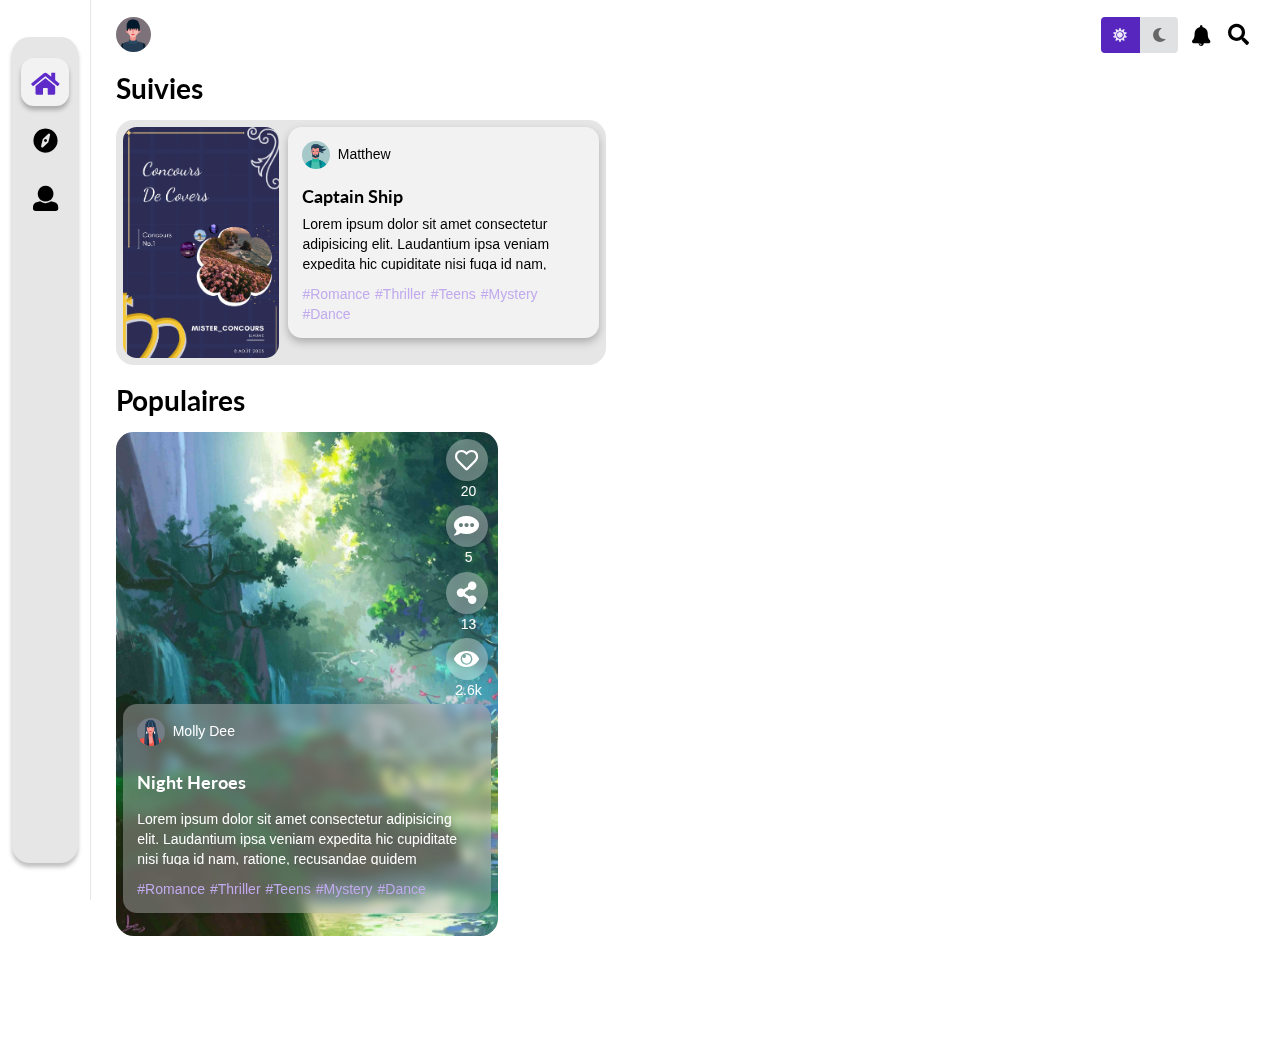
<file: index.html>
<!DOCTYPE html>
<html lang="en">

<head>
    <meta charset="UTF-8">
    <meta name="viewport"
        content="width=device-width, height=device-height, initial-scale=1.0, minimum-scale=1, maximum-scale=1">
    <title>Book Reader</title>

    <!-- Local Styles CSS -->
    <link rel="stylesheet" href="css/main.css">
    <link rel="stylesheet" href="css/theme.css">
    <link rel="stylesheet" href="css/home.css">
    <link rel="stylesheet" href="css/explore.css">
    <link rel="stylesheet" href="css/profile.css">

    <!-- Semantic UI -->
    <script src="res/semantic-ui/jquery@3.4.1.js"></script>
    <script src="res/semantic-ui/semantic.min.js"></script>
    <link rel="stylesheet" href="res/semantic-ui/semantic.min.css">

    <!-- Add to homescreen for Chrome on Android -->
    <meta name="mobile-web-app-capable" content="yes">
    <!-- <link rel="icon" sizes="192x192" href="assets/OC-favicon-zoom.png"> -->

    <!-- Add to homescreen for Safari on iOS -->
    <meta name="apple-mobile-web-app-capable" content="yes">
    <meta name="apple-mobile-web-app-status-bar-style" content="black">
    <meta name="apple-mobile-web-app-title" content="Book Reader">
    <!-- <link rel="apple-touch-icon-precomposed" href="assets/OC-favicon-zoom.png"> -->

    <!-- Tile icon for Win8 (144x144 + tile color) -->
    <!-- <meta name="msapplication-TileImage" content="assets/OC-icon-transparent-notext-zoom.png"> -->
    <meta name="msapplication-TileColor" content="#000000">
    <!-- <link rel="shortcut icon" href="assets/OC-icon-transparent-notext-zoom.png"> -->
</head>

<body class="">
    <!-- LES FENETRES MODALS -->
    <section class="ui comments_modal_window modal" id="comments_modal_window">
        <div class="ui minimal comments">
            <h3 class="ui header">Commentaires (5)<i class="close icon" id="comments_modal_window_close_button"></i></h3>
            <div class="list">
                <div class="comment">
                    <a class="avatar">
                        <img src="assets/avatar/large/matthew.png">
                    </a>
                    <div class="content">
                        <a class="author button">Matt</a>
                        <div class="metadata">
                            <span class="date">Aujourd'hui à 17h42</span>
                        </div>
                        <div class="text">Tellement artistique ! </div>
                    </div>
                </div>
            </div>
        </div>
        <form class="ui reply form">
            <div class="field">
                <textarea placeholder="Ecrire un commentaire"></textarea>
            </div>
            <div class="ui blue labeled submit icon button"><i class="icon send"></i> Envoyer </div>
        </form>
    </section>

    <section class="ui other_profile_modal_window modal" id="other_profile_modal_window">
        <div class="profile-photo">
            <div class="functions">
                <button class="ui circular basic button icon" id="other_profile_modal_window_close_button"><i class="close icon"></i></button>
            </div>
            <div class="profile-activity">
                <div class="followers">
                    <span class="value">2.5k</span>
                    <label>Abonnés</label>
                </div>
                <div class="following">
                    <span class="value">134</span>
                    <label>Abonnements</label>
                </div>
                <div class="books-number">
                    <span class="value">1</span>
                    <label>livre(s)</label>
                </div>
            </div>
        </div>

        <div class="profile-others">
            <div class="identification">
                <div class="text">
                    <span class="name">Molly Dee</span>
                    <span class="mail">mollydee@gmail.com</span>
                </div>
                <div class="ui vertical animated basic circular button" tabindex="0">
                    <div class="hidden content">Abonné</div>
                    <div class="visible content">S'abonner</div>
                </div>
            </div>

            <div class="about">
                <label>A propos</label>
                <p>Lorem ipsum dolor sit amet consectetur adipisicing elit. Sunt earum esse, eius ex similique odit
                    impedit blanditiis atque, alias enim dolores iure veritatis ducimus magni at deserunt saepe ad
                    est.</p>
            </div>

            <div class="my-books">
                <label>Mes Oeuvres (12)</label>
                <div class="list">
                    <div class="book">
                        <div class="book-cover"></div>
                        <h3 class="book-title">Singer Of The Flowers pink</h3>
                    </div>
                </div>
            </div>
        </div>
    </section>

    <section class="ui book_infos_modal_window modal" id="book_infos_modal_window">
        <header>
            <button id="book_infos_modal_window_close_button"><i class="left angle icon"></i></button>
            <div class="others-buttons">
                <button><i class="heart icon"></i></button>
                <button class="comment button"><i class="comment alternate icon"></i></button>
                <button><i class="share alternate icon"></i></button>
            </div>
        </header>
        <aside>
            <div class="title">
                <div class="cover"></div>
                <div class="text">
                    <h2>Chainsaw Man</h2>
                    <div>
                        <i class="user icon"></i>
                        <label>Molly Dee</label>
                    </div>
                </div>
            </div>
            <div class="summary">
                <h4>Résumé</h4>
                <p>Lorem, ipsum dolor sit amet consectetur adipisicing elit. Officiis maiores voluptatum inventore. Vero veniam totam necessitatibus ut est repudiandae minima incidunt ullam, unde eligendi amet magni commodi eum! Aliquam, commodi!</p>
            </div>
            <ul class="tags">
                <li class="tag">Japan</li>
            </ul>
            <button class="ui circular violet button">Commencer la lecture</button>
            <h4>Histoires Similaires</h4>
            <div class="similar-stories">
                <div class="book">
                    <div class="cover"></div>
                    <h5 class="name">Gangster</h5>
                </div>
            </div>
        </aside>
    </section>

    <main class="prevent-select" id="app">
        <header id="topbar">
            <div class="ui top left pointing dropdown" id="current-user">
                <img class="ui avatar image mini" src="assets/avatar/large/elyse.png" />
                <div class="menu">
                    <div class="header" onclick="showPage('profile')">Ely Monade </div>
                    <div class="ui divider"></div>
                    <div class="item ui basic button" id="toggle-osmode">
                        <i class="adjust icon"></i>
                        Thème du Système
                    </div>
                    <div class="item ui basic button">
                        <i class="pencil alternate icon"></i>
                        Publier un Livre
                    </div>
                    <div class="item ui basic button">
                        <i class="logout icon"></i>
                        Déconnexion
                    </div>
                    <div class="ui divider"></div>
                    <div class="header">Vos épingles</div>                    
                    <div class="scrolling menu">
                        <div class="item"><i class="pin icon"></i> Night Shift vol.3</div>
                    </div>
                </div>
            </div>

            <div class="tools">
                <div class="tool-theme">
                    <div class="ui icon buttons">
                        <button class="ui violet button active" id="toggle-lightmode">
                            <i class="sun icon"></i>
                        </button>
                        <button class="ui button" id="toggle-darkmode">
                            <i class="moon icon"></i>
                        </button>
                    </div>
                </div>

                <div class="ui top pointing dropdown tool-notif" id="tool_notif">
                    <i class="bell icon large"></i>
                    <div class="menu">
                        <div class="header">Notifications</div>
                        <div class="ui divider"></div>
                        <div class="ui minimal comments">
                            <div class="item comment">
                                <a class="avatar">
                                    <img src="assets/avatar/photo/IMG_2636.JPG">
                                </a>
                                <div class="content">
                                    <a class="author"> <span class="name">Eva Rosie</span> vous a laisser un commentaire</a>
                                    <div class="message">Lorem ipsum dolor sit amet conse...</div>
                                    <div class="metadata"  style="margin: 0 !important;">
                                        <span class="date">Il y a 5 jours</span>
                                    </div>
                                </div>
                            </div>
                        </div>
                    </div>
                </div>

                <div class="tool-search">
                    <input type="text" placeholder="Rechercher...">
                    <i class="search icon large" id="toggle-search-bar" style="cursor: pointer;"></i>
                </div>
            </div>
        </header>

        <div class="page" id="home_page" hidden>
            <section class="follow">
                <h1 class="follow-title">Suivies</h1>
                <div class="book-list">
                    <div class="book">
                        <div class="cover"></div>
                        <div class="info">
                            <div class="book-author button">
                                <img class="ui avatar image" src="assets/avatar/large/matthew.png" alt="">
                                <span>Matthew</span>
                            </div>
                            <h3 class="book-title">Captain Ship</h3>
                            <p class="book-about">Lorem ipsum dolor sit amet consectetur adipisicing elit. Laudantium
                                ipsa veniam expedita hic cupiditate nisi fuga id nam, ratione, recusandae quidem
                                consequatur perferendis? Saepe tempora exercitationem reprehenderit cupiditate ea
                                voluptas.</p>
                            <ul class="book-tags">
                                <li class="tag">#Romance</li>
                                <li class="tag">#Thriller</li>
                                <li class="tag">#Teens</li>
                                <li class="tag">#Mystery</li>
                                <li class="tag">#Dance</li>
                            </ul>
                        </div>
                    </div>
                </div>
            </section>

            <section class="popular">
                <h1 class="popular-title">Populaires</h1>
                <div class="book-list">
                    <div class="book">
                        <aside class="book-activity">
                            <span class="like">
                                <i class="heart outline icon"></i>
                                <label>20</label>
                            </span>
                            <span class="comment button">
                                <i class="comment alternate icon"></i>
                                <label>5</label>
                            </span>
                            <span class="share">
                                <i class="share alternate icon"></i>
                                <label>13</label>
                            </span>
                            <span class="read button">
                                <i class="eye icon"></i>
                                <label>2.6k</label>
                            </span>
                        </aside>
                        
                        <aside class="book-infos">
                            <div class="book-author button">
                                <img class="ui avatar image" src="assets/avatar/large/molly.png" alt="">
                                <span class="name">Molly Dee</span>
                            </div>
                            <h3 class="book-title">Night Heroes</h3>
                            <p class="book-about">Lorem ipsum dolor sit amet consectetur adipisicing elit. Laudantium
                                ipsa veniam expedita hic cupiditate nisi fuga id nam, ratione, recusandae quidem
                                consequatur perferendis? Saepe tempora exercitationem reprehenderit cupiditate ea
                                voluptas.</p>
                            <ul class="book-tags">
                                <li class="tag">#Romance</li>
                                <li class="tag">#Thriller</li>
                                <li class="tag">#Teens</li>
                                <li class="tag">#Mystery</li>
                                <li class="tag">#Dance</li>
                            </ul>
                        </aside>
                    </div>
                </div>
            </section>
        </div>

        <div class="page" id="explore_page" hidden>
            <h1 class="explore-title">Explorer</h1>
            <div class="buttons">
                <button class="ui violet button pointing top left dropdown categorie" id="explore_categorie">
                    Catégories <i class="dropdown icon"></i>
                    <div class="menu">
                        <div class="ui icon search input">
                            <i class="search icon"></i>
                            <input type="text" placeholder="Rechercher...">
                        </div>
                        <div class="scrolling menu">
                            <div class="item"><i class="pink circle icon"></i> Romance</div>
                            <div class="item"><i class="blue circle icon"></i> Fantaisie</div>
                            <div class="item"><i class="orange circle icon"></i> Mystère</div>
                            <div class="item"><i class="yellow circle icon"></i> Science Fiction</div>
                            <div class="item"><i class="black circle icon"></i> Thriller</div>
                            <div class="item"><i class="red circle icon"></i> Blood</div>
                            <div class="item"><i class="purple circle icon"></i> Jeunes & Ados</div>
                            <div class="item"><i class="green circle icon"></i> Aventure</div>
                            <div class="item"><i class="grey circle icon"></i> Supernaturel</div>
                            <div class="item"><i class="teal circle icon"></i> Technologie</div>
                        </div>

                    </div>
                </button>

                <div class="ui dropdown filter" id="explore_filter">
                    <i class="sliders horizontal icon"></i>
                    <div class="menu">
                        <div class="item"><i class="sort icon"></i> Tous</div>
                        <div class="item"><i class="history icon"></i> Récents</div>
                        <div class="item"><i class="star icon"></i> Populaire</div>
                        <div class="item"><i class="sort alphabet down icon"></i> Alphabetique</div>
                    </div>
                </div>
            </div>

            <div class="book-list">
                <div class="book">
                    <div class="book-cover"></div>
                    <h3 class="book-title">Singer Of The Flowers pink</h3>
                </div>
            </div>
        </div>

        <div class="page" id="profile_page" hidden>
            <div class="profile-photo">
                <div class="functions">
                    <button class="ui circular basic button icon"><i class="edit icon"></i></button>
                    <button class="ui circular basic button icon"><i class="logout icon"></i></button>
                </div>
                <div class="profile-activity">
                    <div class="followers">
                        <span class="value">23</span>
                        <label>Abonnés</label>
                    </div>
                    <div class="following">
                        <span class="value">456</span>
                        <label>Abonnements</label>
                    </div>
                    <div class="books-number">
                        <span class="value">1</span>
                        <label>livre(s)</label>
                    </div>
                </div>
            </div>

            <div class="profile-others">
                <div class="identification">
                    <div class="text">
                        <span class="name">Ely Monade</span>
                        <span class="mail">elimonade@gmail.com</span>
                    </div>
                </div>

                <div class="about">
                    <label>A propos</label>
                    <p>Lorem ipsum dolor sit amet consectetur adipisicing elit. Sunt earum esse, eius ex similique odit
                        impedit blanditiis atque, alias enim dolores iure veritatis ducimus magni at deserunt saepe ad
                        est.</p>
                </div>

                <div class="my-books">
                    <label>Mes Oeuvres (1)</label>
                    <div class="list">
                        <div class="add">
                            <i class="plus icon"></i>
                        </div>
                        <div class="book">
                            <div class="book-cover"></div>
                            <h3 class="book-title">Singer Of The Flowers pink</h3>
                        </div>
                    </div>
                </div>
            </div>
        </div>

        <!-- <div class="page" id="message_page" hidden>messages</div> -->
    </main>

    <nav class="prevent-select" id="nav">
        <ul class="nav-menu">
            <li class="nav-menu-item" id="home"><i class="icon home"></i></li>
            <li class="nav-menu-item" id="explore"><i class="icon compass"></i></li>
            <!-- <li class="nav-menu-item" id="message"><i class="icon comments"></i></li> -->
            <li class="nav-menu-item" id="profile"><i class="icon user"></i></li>
        </ul>
    </nav>

    <script src="src/main.js"></script>
    <script>
        $('#current-user').dropdown();
        $('#explore_categorie').dropdown();
        $('#explore_filter').dropdown();
        $('#tool_notif').dropdown();

        // gere les modals
        document.querySelectorAll('.comment.button').forEach((item)=>{
            item.addEventListener('click', () => {
                $('.comment.button').transition('jiggle');
    
                $('#comments_modal_window')
                    .modal('setting', 'transition', 'fly up')
                    .modal('show')
                    .modal('attach events', '#comments_modal_window_close_button', 'hide')
                ;
            });
        })

        $('#other_profile_modal_window')
            .modal('setting', 'transition', 'zoom')
            .modal('attach events', '.book-author.button, .author.button', 'show')
            .modal('attach events', '#other_profile_modal_window_close_button', 'hide')
        ;
        
        $('#book_infos_modal_window')
            .modal('setting', 'transition', 'scale')
            .modal('attach events', '.read.button, .book .cover, .book .book-title', 'show')
            .modal('attach events', '#book_infos_modal_window_close_button', 'hide')
        ;
        document.querySelectorAll('.read.button').forEach(((item)=>{
            item.addEventListener('click', () => {
                $('.read.button').transition('jiggle');
            });
        }));

    </script>
</body>

</html>
</file>
<file: css/main.css>
* {
    margin: 0;
    padding: 0;

    font-family: 'Inter', sans-serif;
}

.prevent-select {
    user-select: none;
    -webkit-user-select: none;
    -moz-user-select: none;
}

/* Styles Globaux */
.book-author.button, .read.button, .book .cover, .book .book-title {
    cursor: pointer;
    width: fit-content;
}

#nav {
    position: fixed;
    bottom: 0;
    width: 100vw;
    padding: 0 1.81rem 1.44rem 1.81rem;

    z-index: 999;
    display: flex;
    align-items: center;
    justify-content: center;

    /* border: 1px dashed; */
    background-image: linear-gradient(to bottom, var(--gradient-secondColor), var(--gradient-firstColor));
}

.nav-menu {
    display: flex;
    align-items: center;
    justify-content: space-between;

    width: 96%;
    height: 4.6875rem;
    flex-shrink: 0;
    padding: 1.5rem;

    /* styles */
    border-radius: 1.25rem;
    background: var(--navbarBackground);
    box-shadow: 0px 4px 4px 0px rgba(0, 0, 0, 0.25);
    list-style: none;
}

.nav-menu .nav-menu-item {
    text-align: center;
    display: flex;
    align-items: center;
    justify-content: center;
    height: 3.4rem;
    width: 3.4rem;

    /* border: 1px dashed; */
    font-size: 1.8rem;
    cursor: pointer;
}

.nav-menu .nav-menu-item.active {
    color: var(--highlight);
    border-radius: 0.9375rem;
    background: var(--navbarActiveItem);
    box-shadow: 0px 4px 4px 0px rgba(0, 0, 0, 0.25);
}

.nav-menu .nav-menu-item i {
    position: relative;
    top: 4px;
    left: 2px;
}

.nav-menu .nav-menu-item:nth-child(1) {
    padding-left: 0;
}

@media screen and (min-width: 426px) {
    #nav {
        position: fixed;
        left: 0;
        height: 100vh;
        width: calc(4.6875rem + 1.81rem);
        padding: 1.44rem 1.81rem 1.44rem 1.81rem;
    
        z-index: 999;
        display: flex;
        align-items: center;
        justify-content: center;
    
        /* border: 1px dashed; */
        /* background-image: linear-gradient(to left, var(--gradient-secondColor), var(--gradient-firstColor)); */
        background-image: none;
        background-color: var(--background);
        border-right: 1px solid var(--navbarBackground);
    }

    .nav-menu {
        display: flex;
        flex-direction: column;
        align-items: center;
        justify-content: flex-start;
        gap: 10px;
    
        height: 96%;
        width: 4.6875rem;
        flex-shrink: 0;
        padding: 1.5rem;
    
        /* styles */
        border-radius: 1.25rem;
        background: var(--navbarBackground);
        box-shadow: 0px 4px 4px 0px rgba(0, 0, 0, 0.25);
        list-style: none;
    }

    main {
        width: calc(100vw - (4.6875rem + 1.81rem)) !important;

        /* border: 1px dashed black; */
    }

    body {
        display: flex;
        justify-content: flex-end;
        width: 100vw;
    }
}



/* TOPBAR */
#topbar {
    position: sticky;
    top: 0;
    display: flex;
    justify-content: space-between;
    padding: 0 1.81rem 1.2rem 1.81rem;
    padding-top: 1.2rem;
    padding-bottom: 1.2rem;
    z-index: 999;

    background: var(--background);
}

#topbar .tools {
    display: flex;
    align-items: center;
    justify-content: space-between;
}

#topbar .tools .tool-notif {
    margin: 0 10px 0 10px;
}

#tool_notif .menu .comments {
    max-width: 80vw;
    max-height: 40vh;
    overflow-y: auto;
    overflow-x: hidden;
    margin: 0;
}

#tool_notif .menu .comments .item {
    padding: .7rem !important;
}

#tool_notif .menu .comments .item .message {
    text-wrap: wrap !important;
    color: black;
}

#topbar .tools .tool-search {
    display: flex;
    border-radius: 0.5rem;
}

#topbar .tools .tool-search input {
    transition: width 0.3s;
    border: none;
    outline: none;
    background: transparent;
    color: var(--foreground);
}

#comments_modal_window {
    padding: 1.2rem;
    width: fit-content;
    border-radius: 1rem;
}

#comments_modal_window .comments .header {
    display: flex;
    justify-content: space-between;
    align-items: center;
    max-width: 100%;

    /* border: 1px dashed rgb(173, 48, 48); */
}

#comments_modal_window .comments .header i {
    display: flex;
    align-items: center;
    justify-content: flex-end;
    margin: 0;
    width: fit-content;

    cursor: pointer;
}

#comments_modal_window .comments .header i:hover {
    color: rgb(233, 45, 45);
}

@media screen and (min-width: 426px) {
    #comments_modal_window .comments .header i {
        display: none;
    }
}

#comments_modal_window textarea {
    resize: none;
}

#comments_modal_window .comments .list {
    max-height: 45vh;
    overflow-y: auto;
}


#other_profile_modal_window {
    display: none !important;
    height: 100vh;
    width: 100vw;
    border-radius: none;
    background: var(--background);
}

#other_profile_modal_window .profile-photo {
    align-items: flex-start !important;
    background: url(../assets/avatar/photo/IMG_2636.JPG) no-repeat !important;
    background-size: cover !important;
    background-position: 50% !important;
}

#other_profile_modal_window .profile-others {
    height: 44.3% !important;
}

#other_profile_modal_window .profile-others .identification .button {
    background-color: transparent !important;
    color: var(--foreground) !important;
    border: 1px solid var(--foreground) !important;
}

#other_profile_modal_window .profile-others .my-books .list .book:nth-child(1) .book-cover {
    background: url(../assets/cover/IMG_0028.JPG) no-repeat;
    background-size: cover;
    background-position: 50%;
}

#other_profile_modal_window .profile-others .my-books .list .book:nth-child(2) .book-cover {
    background: url(../assets/cover/IMG_0030.JPG) no-repeat;
    background-size: cover;
    background-position: 100%;
}



#book_infos_modal_window {
    /* position: fixed !important;
    top: 0; */
    /* height: 100vh; */
    /* width: 100vw; */
    overflow-y: auto;
    border-radius: 1rem;
}

#book_infos_modal_window header {
    position: sticky;
    top: 0;
    display: flex;
    justify-content: space-between;
    padding: 1rem;
    background: white;

    /* border: 1px dashed black; */
}
#book_infos_modal_window header button {
    border: none;
    background: transparent;
    font-size: 1.7rem;

    /* border: 1px solid; */
}

#book_infos_modal_window aside {
    display: flex;
    flex-direction: column;

    color: black;

    /* border: 1px dashed rgb(32, 143, 158); */
}

#book_infos_modal_window aside .title {
    display: flex;
    align-items: center;
    /* gap: 10px; */
    padding: 1rem;
    padding-top: 0;
    font-size: 1rem;

    /* border: 1px dotted red; */
}
#book_infos_modal_window aside .title h2 {
    font-size: 1.3rem;
    line-height: 0.7rem;
}

#book_infos_modal_window aside .title .cover {
    height: 12rem;
    width: 8rem;
    flex-shrink: 0;
    margin-right: 10px;

    border-radius: 0.7rem;
    background: gray;
    background: url(../assets/cover/1696094958348547.JPG);
    background-size: cover;
    background-position: 0%;
}

#book_infos_modal_window aside .summary {
    display: grid;
    flex-direction: column;
    padding: 1rem;
    padding-top: 0;

    /* border: 1px dotted rgb(255, 0, 170); */
}
#book_infos_modal_window aside .summary h4 {
    line-height: 1.3rem;
    margin-left: 0 !important;
    margin-bottom: 0.7rem;
}
#book_infos_modal_window aside .summary p {
    line-height: 1.3rem;
    font-size: .87rem;
    font-weight: 200;
}

#book_infos_modal_window aside .tags {
    display: flex;
    /* gap: 10px; */
    padding: 1rem;
    padding-top: 0;
    list-style: none;
    overflow-x: auto;

    /* border: 1px dotted rgb(136, 255, 0); */
}

#book_infos_modal_window aside .tags .tag {
    cursor: pointer;
    background: rgb(187, 186, 186);
    padding: 0.5rem 1rem 0.5rem 1rem;
    margin-right: 10px;
    border-radius: 1rem;
}

#book_infos_modal_window .circular.violet.button {
    margin: 1rem;
}

#book_infos_modal_window aside .similar-stories {
    display: grid;
    /* flex-wrap: wrap; */
    grid-template-columns: repeat(3, 100px);
    gap: 0.94rem;
    padding: 1rem;

    /* border: 1px dotted rgb(136, 255, 0); */
}

@media screen and (min-width: 426px) {
    #book_infos_modal_window aside .similar-stories {
        display: flex;
        flex-wrap: wrap;
        justify-content: left;
        /* gap: 0.94rem; */
    }

    #book_infos_modal_window aside .similar-stories .book {
        margin-right: 0.94rem;
    }
}

#book_infos_modal_window aside h4 {
    margin: 0 1rem 0 1rem;
}
#book_infos_modal_window aside .similar-stories .book {
    display: flex;
    flex-direction: column;
    align-items: center;
    width: 100px;
    height: 202px;
    
    /* border: 1px double; */
}

#book_infos_modal_window aside .similar-stories .book .cover {
    width: 100%;
    height: 140px;
    flex-shrink: 0;

    border-radius: 0.625rem;
}

#book_infos_modal_window aside .similar-stories .book .name {
    margin: 1px;
}

#book_infos_modal_window aside .similar-stories .book:nth-child(1) .cover {
    background: url(../assets/cover/IMG_0005.JPG);
    background-size: cover;
    background-position: 0%;
}
#book_infos_modal_window aside .similar-stories .book:nth-child(2) .cover {
    background: url(../assets/cover/IMG_0008.JPG);
    background-size: cover;
    background-position: 0%;
}
#book_infos_modal_window aside .similar-stories .book:nth-child(3) .cover {
    background: url(../assets/cover/IMG_0015.JPG);
    background-size: cover;
    background-position: 0%;
}
#book_infos_modal_window aside .similar-stories .book:nth-child(4) .cover {
    background: url(../assets/cover/IMG_0019.JPG);
    background-size: cover;
    background-position: 0%;
}
#book_infos_modal_window aside .similar-stories .book:nth-child(5) .cover {
    background: url(../assets/cover/IMG_0024.JPG);
    background-size: cover;
    background-position: 0%;
}
</file>
<file: css/theme.css>
:root {
    --foreground: #000000;
    --background: hsl(0, 0%, 100%);
    --secondaryColor: #FFFFFF;
    --navbarBackground: hsl(0, 0%, 90%);
    --navbarActiveItem: hsl(0, 0%, 95%);
    --highlight: #5E2ACA;
    --highlight-deamed: hsl(260, 66%, 80%);
    --gradient-firstColor: hsl(0, 0%, 86%);
    --gradient-secondColor: hsla(0, 0%, 91%, 0.02);
    --profile-othersInfoColor: hsl(0, 0%, 100%);
}

::-webkit-scrollbar {
    display: none;
}

body.dark {
    --foreground: #ffffff;
    --background: hsl(0, 0%, 9%);
    --secondaryColor: #FFFFFF;
    --navbarBackground: hsl(0, 0%, 14%);
    --navbarActiveItem: hsl(0, 0%, 10%);
    --highlight: #5E2ACA;
    --highlight-deamed: hsl(260, 66%, 80%);
    --gradient-firstColor: hsl(0, 0%, 14%);
    --gradient-secondColor: hsla(0, 0%, 9%, 0.02);
    --profile-othersInfoColor: hsl(0, 0%, 9%);
}

body {
    background: var(--background) !important;
    color: var(--foreground) !important;
}
</file>
<file: css/home.css>
#home_page .follow .follow-title {
    padding-left: 1.81rem;
}

#home_page .follow .book-list {
    display: flex;
    overflow-y: hidden;
    overflow-x: auto;
    padding: 0 0 1.2rem 1.81rem;
}

#home_page .follow .book-list .book {
    /* layout */
    max-width: 35rem;
    flex-shrink: 0;
    
    display: flex;
    align-items: flex-start;
    padding: .5rem;
    margin-right: 1.31rem;
    
    border-radius: 1.25rem;
    background: var(--navbarBackground);
    color: var(--foreground);
}

#home_page .follow .book-list .book .cover {
    width: 17.5625rem;
    height: 16.5625rem;
    margin-right: 0.7rem;
    /* flex-shrink: 0; */

    border-radius: 1rem;
}

#home_page .follow .book-list .book .info {
    background: var(--navbarActiveItem) !important;
}

#home_page .follow .book-list .book .book-title {
    line-height: 0.4rem;
}

/* TEMPoraire */
#home_page .follow .book-list .book:nth-child(1) .cover {
    background: url(../assets/cover/1696094930325129.JPG), lightgray 50% / cover no-repeat;
    background-size: cover;
}
#home_page .follow .book-list .book:nth-child(2) .cover {
    background: url(../assets/cover/1696094579161594.JPG), lightgray 50% / cover no-repeat;
    background-size: cover;
}
#home_page .follow .book-list .book:nth-child(3) .cover {
    background: url(../assets/cover/1696094596703066.JPG), lightgray 50% / cover no-repeat;
    background-size: cover;
}
#home_page .follow .book-list .book:nth-child(4) .cover {
    background: url(../assets/cover/1696094944579167.PNG), lightgray 50% / cover no-repeat;
    background-size: cover;
}
#home_page .follow .book-list .book:nth-child(5) .cover {
    background: url(../assets/cover/1696094958348547.JPG), lightgray 50% / cover no-repeat;
    background-size: cover;
}
#home_page .follow .book-list .book:nth-child(6) .cover {
    background: url(../assets/cover/1696094976670962.JPG), lightgray 50% / cover no-repeat;
    background-size: cover;
}

/* TEMPoraire */
#home_page .popular .book-list .book:nth-child(1) {
    background: url(../assets/cover/IMG_0018.JPG), lightgray 50% / cover no-repeat;
    background-size: cover;
}
#home_page .popular .book-list .book:nth-child(2) {
    background: url(../assets/cover/IMG_0011.JPG), lightgray 50% / cover no-repeat;
    background-size: cover;
}
#home_page .popular .book-list .book:nth-child(3) {
    background: url(../assets/cover/IMG_0003.JPG), lightgray 50% / cover no-repeat;
    background-size: cover;
}
#home_page .popular .book-list .book:nth-child(4) {
    background: url(../assets/cover/IMG_0012.JPG), lightgray 50% / cover no-repeat;
    background-size: cover;
}
#home_page .popular .book-list .book:nth-child(5) {
    background: url(../assets/cover/IMG_0024.JPG), lightgray 50% / cover no-repeat;
    background-size: cover;
}
#home_page .popular .book-list .book:nth-child(6) {
    background: url(../assets/cover/IMG_0006.JPG), lightgray 50% / cover no-repeat;
    background-size: cover;
}


#home_page .popular .popular-title {
    padding-left: 1.81rem;
}

#home_page .popular .book-list {
    display: flex;
    /* flex-direction: column; */
    flex-wrap: wrap;
    overflow-y: hidden;
    overflow-x: auto;
    padding: 0 1.81rem 7.44rem 1.81rem;
}

#home_page .popular .book-list .book {
    /* layout */
    width: 100%;
    max-width: 382px;
    height: 504px;
    flex-shrink: 0;

    display: flex;
    flex-direction: column;
    align-items: flex-end;
    padding: 0.5rem;
    margin-bottom: 1.31rem;
    margin-right: 1.31rem;

    /* style */
    border-radius: 1.25rem;
    color: var(--secondaryColor);
}

#home_page .popular .book-list .book .book-infos,
#home_page .follow .book-list .book .info {
    padding: 1rem;
    width: 100%;
    
    border-radius: 1rem;
    background: rgba(197, 197, 197, 0.40);
    backdrop-filter: blur(5px);
    -webkit-backdrop-filter: blur(5px);
    filter: drop-shadow(0px 4px 4px rgba(0, 0, 0, 0.25));
}

#home_page .popular .book-list .book .book-tags, 
#home_page .follow .book-list .book .book-tags {
    display: flex;
    flex-wrap: wrap;
    list-style: none;
    /* width: 20rem; */
}
#home_page .popular .book-list .book .book-tags .tag,
#home_page .follow .book-list .book .book-tags .tag {
    margin-right: 5px;
    cursor: pointer;
    color: var(--highlight-deamed);
}
#home_page .popular .book-list .book .book-tags .tag:hover,
#home_page .follow .book-list .book .book-tags .tag:hover {
    text-decoration: underline;
}

#home_page .popular .book-list .book .book-about,
#home_page .follow .book-list .book .book-about {
    overflow: hidden;
    height: 4rem;
    max-width: 70rem;
}

#home_page .popular .book-list .book .book-activity {
    opacity: 1;
    display: flex;
    flex-direction: column;
    align-self: flex-end;
}
#home_page .popular .book-list .book .book-activity span {
    display: flex;
    flex-direction: column;
    align-items: center;
    justify-content: flex-end;
    margin-bottom: 0.3rem;
}
#home_page .popular .book-list .book .book-activity span i {
    display: flex;
    align-items: center;
    justify-content: center;
    font-size: 1.6rem;
    padding: 1.5rem;

    border-radius: 50%;
    background: #FFFFFF55;
    backdrop-filter: blur(5px);
    -webkit-backdrop-filter: blur(5px);
    filter: drop-shadow(0px 4px 4px rgba(0, 0, 0, 0.25));
    cursor: pointer;
}
</file>
<file: css/explore.css>
#app #explore_page {
    padding: 1.81rem;
    padding-top: 0;
}

#app #explore_page .buttons {
    display: flex;
    justify-content: space-between;
    align-items: center;
    margin-bottom: 2.12rem;
}
#app #explore_page .buttons .categorie {
    border-radius: 0.43rem;
    box-shadow: 0px 4px 4px 0px rgba(0, 0, 0, 0.25);
}
#app #explore_page .buttons .filter {
    font-size: 1.8rem;

    /* border: 1px dashed; */
}

#app #explore_page .buttons .filter i.sliders.horizontal.icon {
    display: flex;
    align-items: center;
    justify-content: center;
    width: fit-content;
    margin: 0;
}   

#app #explore_page .book-list {
    display: grid;
    grid-template-columns: repeat(3, 100px);
    gap: 0.94rem;
    padding-bottom: 6rem;
}

@media screen and (min-width: 426px) {
    #app #explore_page .book-list {
        display: flex;
        flex-wrap: wrap;
        justify-content: left;
        /* gap: 0.94rem; */
    }
    #app #explore_page .book-list .book {
        margin-right: 0.94rem;
    }
}

#app #explore_page .book-list .book {
    display: flex;
    flex-direction: column;
    align-items: center;
    width: 100px;
    height: 202px;

    /* border: 1px dashed; */
}
#app #explore_page .book-list .book .book-cover {
    width: 100%;
    height: 140px;
    flex-shrink: 0;

    border-radius: 0.625rem;
}

#app #explore_page .book-list .book:nth-child(1) .book-cover {
    background: url(../assets/cover/IMG_0016.JPG) no-repeat;
    background-size: cover;
    background-position: 0%;
}
#app #explore_page .book-list .book:nth-child(2) .book-cover {
    background: url(../assets/cover/IMG_0020.JPG) no-repeat;
    background-size: cover;
    background-position: 0%;
}
#app #explore_page .book-list .book:nth-child(3) .book-cover {
    background: url(../assets/cover/IMG_0002.JPG) no-repeat;
    background-size: cover;
    background-position: 0%;
}
#app #explore_page .book-list .book:nth-child(4) .book-cover {
    background: url(../assets/cover/IMG_0008.JPG) no-repeat;
    background-size: cover;
    background-position: 0%;
}
#app #explore_page .book-list .book:nth-child(5) .book-cover {
    background: url(../assets/cover/IMG_0022.JPG) no-repeat;
    background-size: cover;
    background-position: 0%;
}
#app #explore_page .book-list .book:nth-child(6) .book-cover {
    background: url(../assets/cover/IMG_0019.JPG) no-repeat;
    background-size: cover;
    background-position: 0%;
}
#app #explore_page .book-list .book:nth-child(7) .book-cover {
    background: url(../assets/cover/IMG_0017.JPG) no-repeat;
    background-size: cover;
    background-position: 0%;
}
#app #explore_page .book-list .book:nth-child(8) .book-cover {
    background: url(../assets/cover/IMG_0006.JPG) no-repeat;
    background-size: cover;
    background-position: 0%;
}
#app #explore_page .book-list .book:nth-child(9) .book-cover {
    background: url(../assets/cover/IMG_0029.JPG) no-repeat;
    background-size: cover;
    background-position: 0%;
}
#app #explore_page .book-list .book:nth-child(10) .book-cover {
    background: url(../assets/cover/IMG_0013.JPG) no-repeat;
    background-size: cover;
    background-position: 0%;
}
#app #explore_page .book-list .book:nth-child(11) .book-cover {
    background: url(../assets/cover/IMG_0009.JPG) no-repeat;
    background-size: cover;
    background-position: 0%;
}
#app #explore_page .book-list .book:nth-child(12) .book-cover {
    background: url(../assets/cover/IMG_0014.JPG) no-repeat;
    background-size: cover;
    background-position: 0%;
}

#app #explore_page .book-list .book .book-title {
    height: 3.2rem;
    overflow: hidden;
    padding: 0;
    margin: 0;
    margin-top: 0.2rem;

    text-align: center;
    font-weight: 500;
}
</file>
<file: css/profile.css>
#profile_page,
#other_profile_modal_window {
    display: flex;
    flex-direction: column;
}

#profile_page .profile-photo,
#other_profile_modal_window .profile-photo {
    position: fixed;
    top: 0;
    display: flex;
    flex-direction: column;
    justify-content: space-between;
    align-items: center;
    width: 100vw;
    height: 60vh;
    z-index: 1;

    border-radius: 0 0 2rem 2rem;
    background: url(../assets/avatar/large/elyse.png) no-repeat;
    background-size: cover;
    background-position: 50%;
}

#profile_page .functions .button,
#other_profile_modal_window .functions .button {
    background: transparent !important;
    color: #FFFFFF !important;
    border: 1px solid #FFFFFF !important;
    margin: 1.44rem;
}

#profile_page .profile-activity,
#other_profile_modal_window .profile-activity {
    display: flex;
    justify-content: space-between;
    width: 100%;
    padding: 1.81rem;
    /* transform: translateY(-4.5rem); */
}

#profile_page .profile-activity div,
#other_profile_modal_window .profile-activity div {
    display: flex;
    flex-direction: column;
    align-items: center;
}

#profile_page .profile-activity .value,
#other_profile_modal_window .profile-activity .value {
    font-size: 1.7rem;
    font-weight: 600;
    color: #FFFFFF;
}
#profile_page .profile-activity label,
#other_profile_modal_window .profile-activity label {
    text-transform: capitalize;
    margin-top: 0.3rem;

    color: hsl(0, 0%, 60%);
}

#profile_page .profile-others,
#other_profile_modal_window .profile-others {
    position: absolute;
    bottom: 0;
    width: 100vw;
    height: 40%;
    z-index: 2;
    /* padding: 1.81rem; */

    border-radius: 2rem 2rem 0 0;
    background: var(--profile-othersInfoColor);

}

#profile_page .profile-others .identification,
#other_profile_modal_window .profile-others .identification {
    display: flex;
    justify-content: space-between;
    align-items: center;
    margin-bottom: 1.2rem;
    padding: 1.81rem;
    padding-bottom: 0;
}

#profile_page .profile-others .identification .text,
#other_profile_modal_window .profile-others .identification .text {
    display: flex;
    flex-direction: column;
    line-height: 1.6rem;
}

#profile_page .profile-others .identification .text .name,
#other_profile_modal_window .profile-others .identification .text .name {
    font-size: 1.2rem;
    font-weight: 600;
}
#profile_page .profile-others .identification .text .mail,
#other_profile_modal_window .profile-others .identification .text .mail {
    color: hsl(0, 0%, 50%);
}

#profile_page .profile-others .about,
#other_profile_modal_window .profile-others .about {
    padding: 1.81rem;
    padding-bottom: 0;
    padding-top: 0;
    /* margin-bottom: 1.2rem; */
}

#profile_page .profile-others .about label,
#profile_page .profile-others .my-books label,
#other_profile_modal_window .profile-others .about label,
#other_profile_modal_window .profile-others .my-books label {
    font-size: 1.1rem;
    font-weight: 600;
    line-height: 2rem;
}
#profile_page .profile-others .about p,
#other_profile_modal_window .profile-others .about p {
    font-size: .87rem;
    font-weight: 200;
}

#profile_page .profile-others .my-books,
#other_profile_modal_window .profile-others .my-books {
    background: var(--profile-othersInfoColor);

    padding: 1.81rem;
    padding-bottom: 0;
    padding-top: 1.2rem;
    width: 100%;
}

#profile_page .profile-others .my-books .list,
#other_profile_modal_window .profile-others .my-books .list {
    display: grid;
    grid-template-columns: repeat(3, 100px);
    gap: 0.94rem;
    padding-bottom: 7rem;
    margin-top: .37rem;
}
#profile_page .profile-others .my-books .list .book,
#other_profile_modal_window .profile-others .my-books .list .book {
    display: flex;
    flex-direction: column;
    align-items: center;
    width: 100px;
    height: 202px;

    /* border: 1px dashed; */
}
#profile_page .profile-others .my-books .list .book .book-cover, 
#profile_page .profile-others .my-books .list .add,
#other_profile_modal_window .profile-others .my-books .list .book .book-cover {
    width: 100%;
    height: 140px;
    flex-shrink: 0;

    border-radius: 0.625rem;
}

#profile_page .profile-others .my-books .list .book:nth-child(1) .book-cover {
    background: url(../assets/cover/IMG_0016.JPG) no-repeat;
    background-size: cover;
    background-position: 0%;
}
#profile_page .profile-others .my-books .list .book:nth-child(2) .book-cover {
    background: url(../assets/cover/IMG_0020.JPG) no-repeat;
    background-size: cover;
    background-position: 0%;
}
#profile_page .profile-others .my-books .list .book:nth-child(3) .book-cover {
    background: url(../assets/cover/IMG_0002.JPG) no-repeat;
    background-size: cover;
    background-position: 0%;
}
#profile_page .profile-others .my-books .list .book:nth-child(4) .book-cover {
    background: url(../assets/cover/IMG_0008.JPG) no-repeat;
    background-size: cover;
    background-position: 0%;
}
#profile_page .profile-others .my-books .list .book:nth-child(5) .book-cover {
    background: url(../assets/cover/IMG_0022.JPG) no-repeat;
    background-size: cover;
    background-position: 0%;
}
#profile_page .profile-others .my-books .list .book:nth-child(6) .book-cover {
    background: url(../assets/cover/IMG_0019.JPG) no-repeat;
    background-size: cover;
    background-position: 0%;
}
#profile_page .profile-others .my-books .list .book:nth-child(7) .book-cover {
    background: url(../assets/cover/IMG_0017.JPG) no-repeat;
    background-size: cover;
    background-position: 0%;
}
#profile_page .profile-others .my-books .list .book:nth-child(8) .book-cover {
    background: url(../assets/cover/IMG_0006.JPG) no-repeat;
    background-size: cover;
    background-position: 0%;
}
#profile_page .profile-others .my-books .list .book:nth-child(9) .book-cover {
    background: url(../assets/cover/IMG_0029.JPG) no-repeat;
    background-size: cover;
    background-position: 0%;
}
#profile_page .profile-others .my-books .list .book:nth-child(10) .book-cover {
    background: url(../assets/cover/IMG_0013.JPG) no-repeat;
    background-size: cover;
    background-position: 0%;
}
#profile_page .profile-others .my-books .list .book:nth-child(11) .book-cover {
    background: url(../assets/cover/IMG_0009.JPG) no-repeat;
    background-size: cover;
    background-position: 0%;
}
#profile_page .profile-others .my-books .list .book:nth-child(12) .book-cover {
    background: url(../assets/cover/IMG_0014.JPG) no-repeat;
    background-size: cover;
    background-position: 0%;
}


#profile_page .profile-others .my-books .list .book .book-title,
#other_profile_modal_window .profile-others .my-books .list .book .book-title {
    height: 3.2rem;
    overflow: hidden;
    padding: 0;
    margin: 0;
    margin-top: 0.2rem;

    text-align: center;
    font-weight: 500;
}

#profile_page .profile-others .my-books .list .add {
    display: flex;
    justify-content: center;
    align-items: center;
    width: 100px;

    font-size: 4rem;
    background: var(--navbarBackground);
}

#profile_page .profile-others .my-books .list .add i {
    display: flex;
    align-items: center;
    justify-content: center;
    color: var(--foreground);
}


@media screen and (min-width: 426px) {
    #profile_page .profile-photo {
        width: calc(100vw - (4.6875rem + 1.81rem)) !important;
    }

    #profile_page .profile-others {
        display: flex;
        flex-direction: column;
        width: calc(100vw - (4.6875rem + 1.81rem)) !important;
        background: var(--background);
    }

    #profile_page .profile-others .my-books .list,
    #other_profile_modal_window .profile-others .my-books .list {
        display: flex;
        flex-wrap: wrap;
        justify-content: left;
        /* gap: 0.94rem; */
    }
    #profile_page .profile-others .my-books .list .add,
    #profile_page .profile-others .my-books .list .book,
    #other_profile_modal_window .profile-others .my-books .list .book {
        margin-right: 0.94rem;
    }
}
</file>
